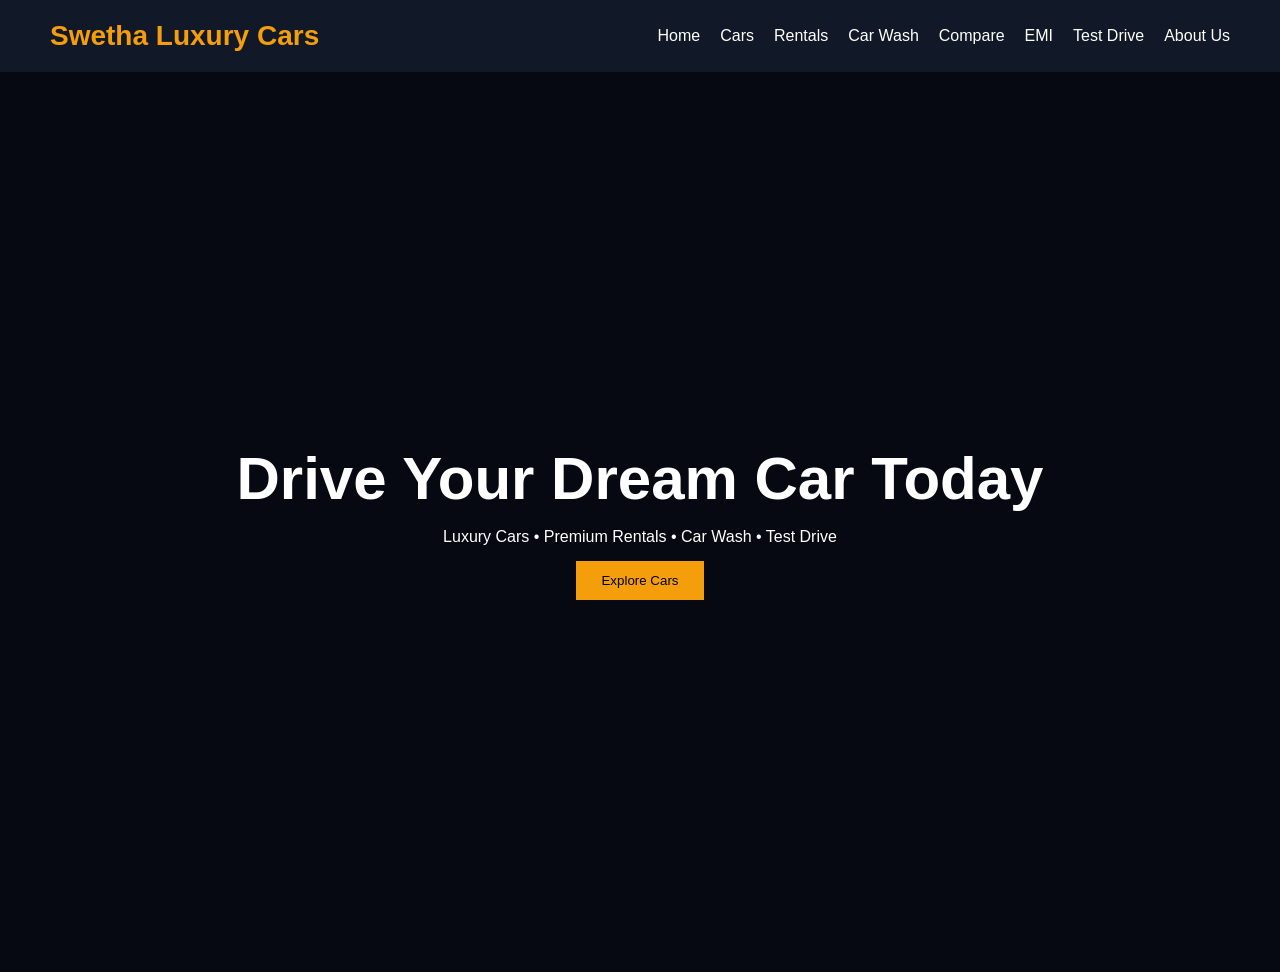
<file: home/index.html>
<!DOCTYPE html>
<html lang="en">
<head>
<meta charset="UTF-8">
<meta name="viewport" content="width=device-width, initial-scale=1.0">
<title>Swetha Luxury Cars</title>

<link rel="stylesheet" href="home.css">
<link rel="stylesheet"
href="https://cdnjs.cloudflare.com/ajax/libs/font-awesome/6.5.2/css/all.min.css">

</head>
<body>

<nav class="navbar">

    <div class="logo">Swetha Luxury Cars</div>

    <ul class="nav-links">
        <li><a href="#">Home</a></li>
        <li><a href="../cars/cars.html">Cars</a></li>
        <li><a href="../rentals/rentals.html">Rentals</a></li>
        <li><a href="../carwash/carwash.html">Car Wash</a></li>
        <li><a href="../compare/compare.html">Compare</a></li>
        <li><a href="../emi/emi.html">EMI</a></li>
        <li><a href="../testdrive/testdrive.html">Test Drive</a></li>
        <li><a href="../aboutus/aboutus.html">About Us</a></li>
    </ul>

</nav>

<section class="hero">

    <div class="overlay"></div>

    <div class="hero-content">

        <h1>Drive Your Dream Car Today</h1>

        <p>
            Luxury Cars • Premium Rentals • Car Wash • Test Drive
        </p>

        <a href="../cars/cars.html">
            <button class="btn">Explore Cars</button>
        </a>

    </div>

</section>


<script src="home.js"></script>

</body>
</html>
</file>
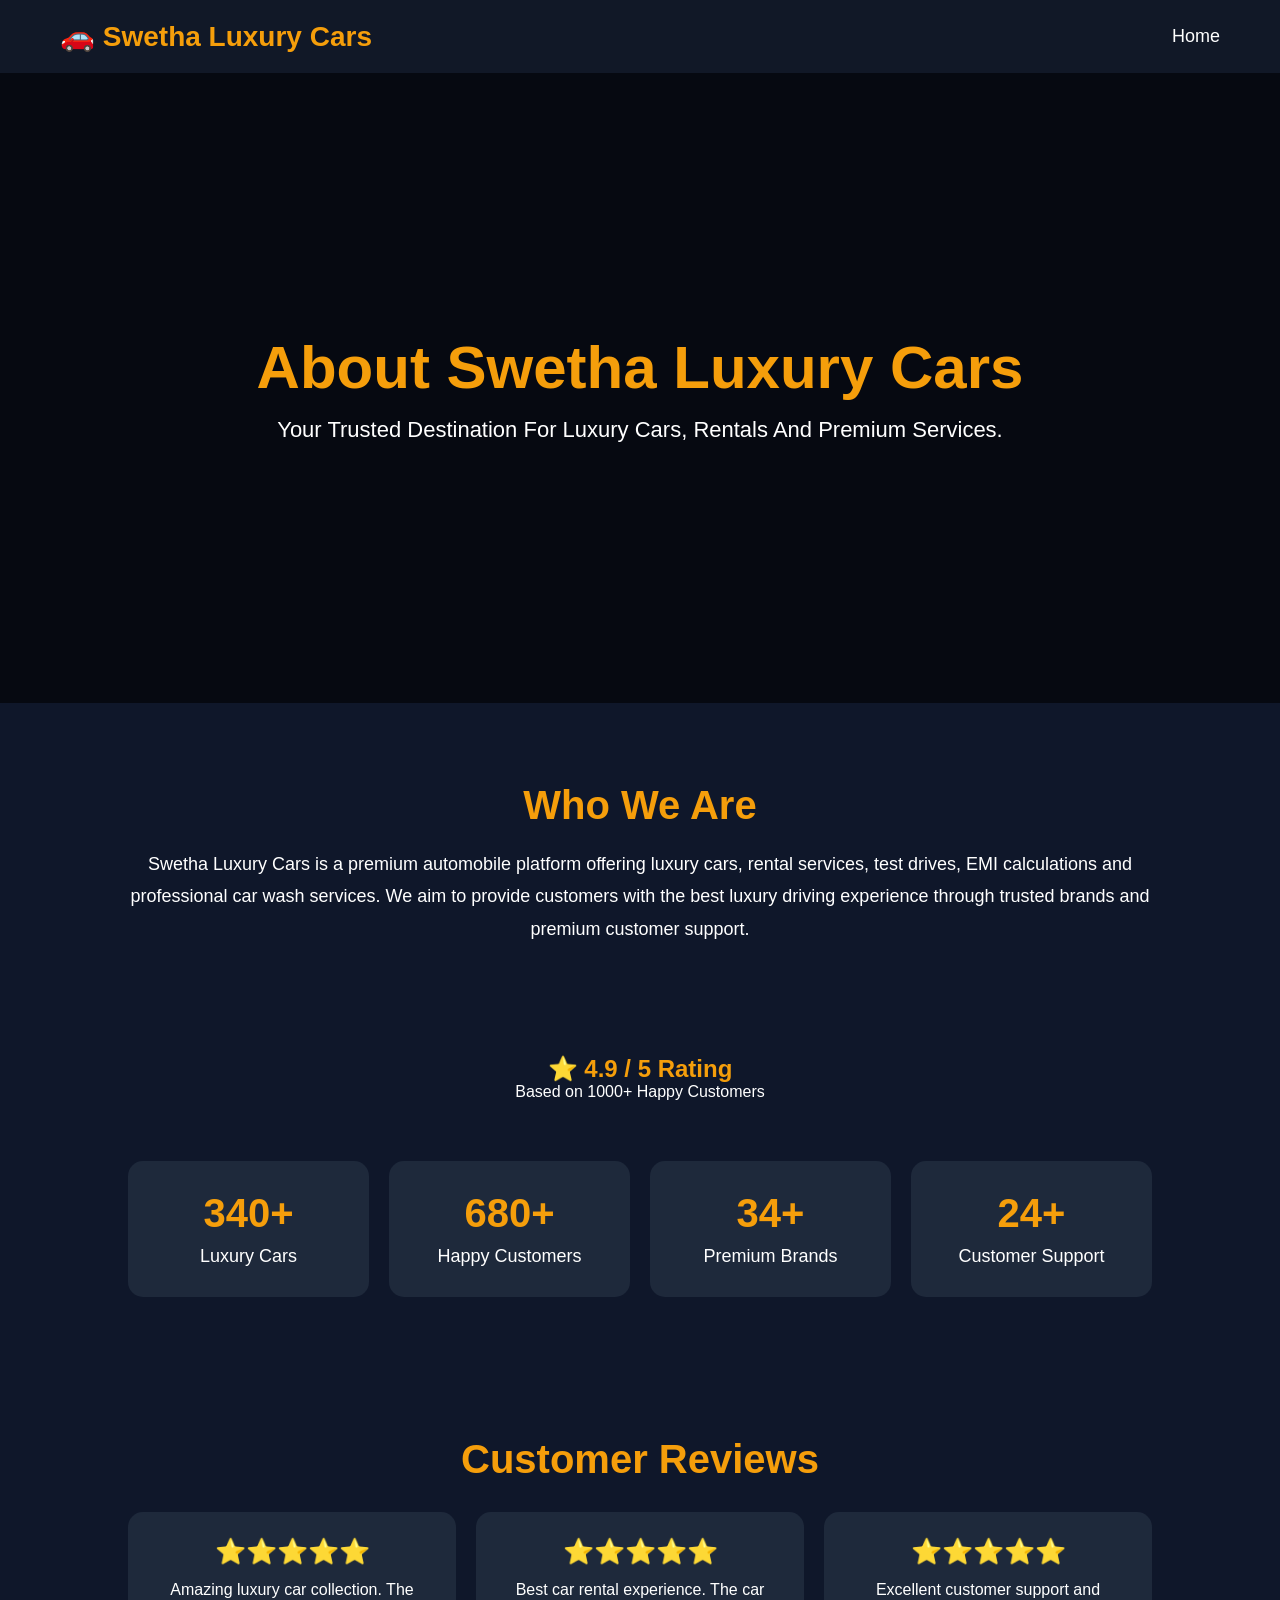
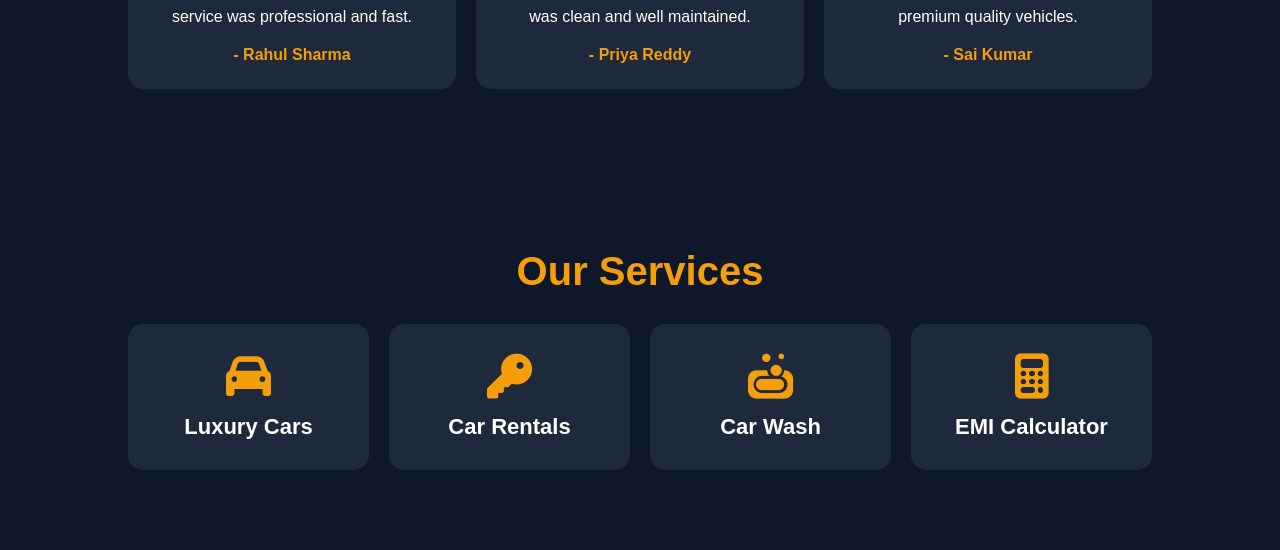
<file: aboutus/aboutus.html>
<!DOCTYPE html>
<html lang="en">
<head>
<meta charset="UTF-8">
<meta name="viewport" content="width=device-width, initial-scale=1.0">
<title>About Us - Swetha Luxury Cars</title>

<link rel="stylesheet" href="aboutus.css">
<link rel="stylesheet"
href="https://cdnjs.cloudflare.com/ajax/libs/font-awesome/6.5.2/css/all.min.css">

</head>
<body>

<nav class="navbar">

    <div class="logo">🚗 Swetha Luxury Cars</div>

    <ul class="nav-links">
     <a href="../home/index.html">Home</a>
    </ul>

</nav>

<section class="hero">

    <div class="hero-content">

        <h1>About Swetha Luxury Cars</h1>

        <p>
            Your Trusted Destination For Luxury Cars,
            Rentals And Premium Services.
        </p>

    </div>

</section>

<section class="about-section">

    <h2>Who We Are</h2>

    <p>
        Swetha Luxury Cars is a premium automobile platform
        offering luxury cars, rental services, test drives,
        EMI calculations and professional car wash services.

        We aim to provide customers with the best luxury
        driving experience through trusted brands and
        premium customer support.
    </p>

</section>
<section>
    <div style="text-align:center; margin-top:30px;">
    <h2>⭐ 4.9 / 5 Rating</h2>
    <p>Based on 1000+ Happy Customers</p>
</div>
</section>


<section class="stats">

    <div class="stat-box">
        <h2>500+</h2>
        <p>Luxury Cars</p>
    </div>

    <div class="stat-box">
        <h2>1000+</h2>
        <p>Happy Customers</p>
    </div>

    <div class="stat-box">
        <h2>50+</h2>
        <p>Premium Brands</p>
    </div>

    <div class="stat-box">
        <h2>24/7</h2>
        <p>Customer Support</p>
    </div>

</section>

<section class="reviews">

    <h2>Customer Reviews</h2>

    <div class="review-container">

        <div class="review-box">
            <h3>⭐⭐⭐⭐⭐</h3>
            <p>
                Amazing luxury car collection.
                The service was professional and fast.
            </p>
            <h4>- Rahul Sharma</h4>
        </div>

        <div class="review-box">
            <h3>⭐⭐⭐⭐⭐</h3>
            <p>
                Best car rental experience.
                The car was clean and well maintained.
            </p>
            <h4>- Priya Reddy</h4>
        </div>

        <div class="review-box">
            <h3>⭐⭐⭐⭐⭐</h3>
            <p>
                Excellent customer support and
                premium quality vehicles.
            </p>
            <h4>- Sai Kumar</h4>
        </div>

    </div>

</section>

<section class="services">

    <h2>Our Services</h2>

    <div class="service-container">

        <div class="service-box">
            <i class="fas fa-car"></i>
            <h3>Luxury Cars</h3>
        </div>

        <div class="service-box">
            <i class="fas fa-key"></i>
            <h3>Car Rentals</h3>
        </div>

        <div class="service-box">
            <i class="fas fa-soap"></i>
            <h3>Car Wash</h3>
        </div>

        <div class="service-box">
            <i class="fas fa-calculator"></i>
            <h3>EMI Calculator</h3>
        </div>

    </div>

</section>

<script src="aboutus.js"></script>

</body>
</html>
</file>
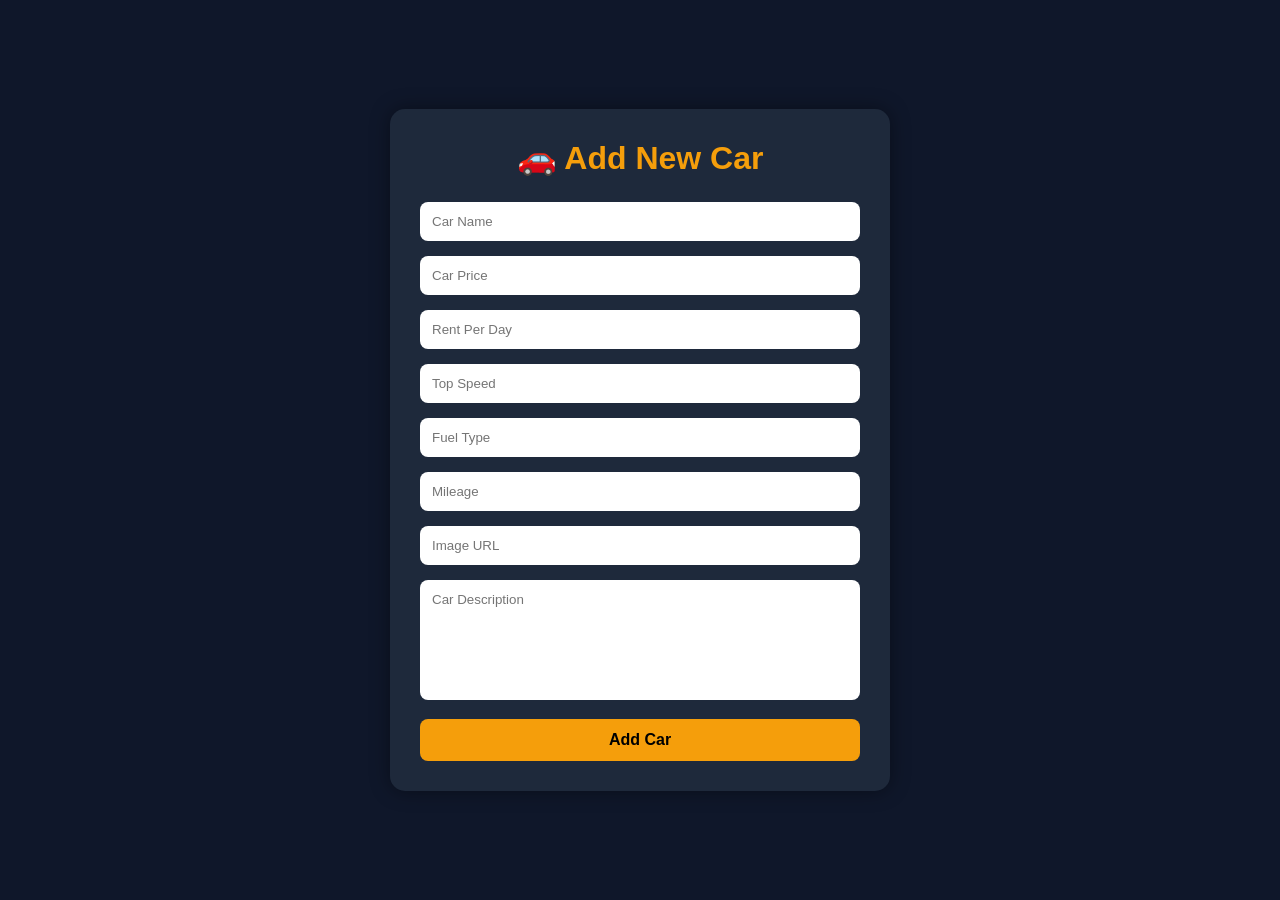
<file: admin/addcar.html>
<!DOCTYPE html>
<html lang="en">
<head>
<meta charset="UTF-8">
<meta name="viewport" content="width=device-width, initial-scale=1.0">
<title>Add Car - Admin</title>

<link rel="stylesheet" href="addcar.css">
</head>
<body>

<div class="container">

    <div class="form-box">

        <h1>🚗 Add New Car</h1>

        <input type="text" placeholder="Car Name">

        <input type="text" placeholder="Car Price">

        <input type="text" placeholder="Rent Per Day">

        <input type="text" placeholder="Top Speed">

        <input type="text" placeholder="Fuel Type">

        <input type="text" placeholder="Mileage">

        <input type="text" placeholder="Image URL">

        <textarea placeholder="Car Description"></textarea>

        <button>Add Car</button>

    </div>

</div>
<script src="addcar.js"></script>
</body>
</html>
</file>
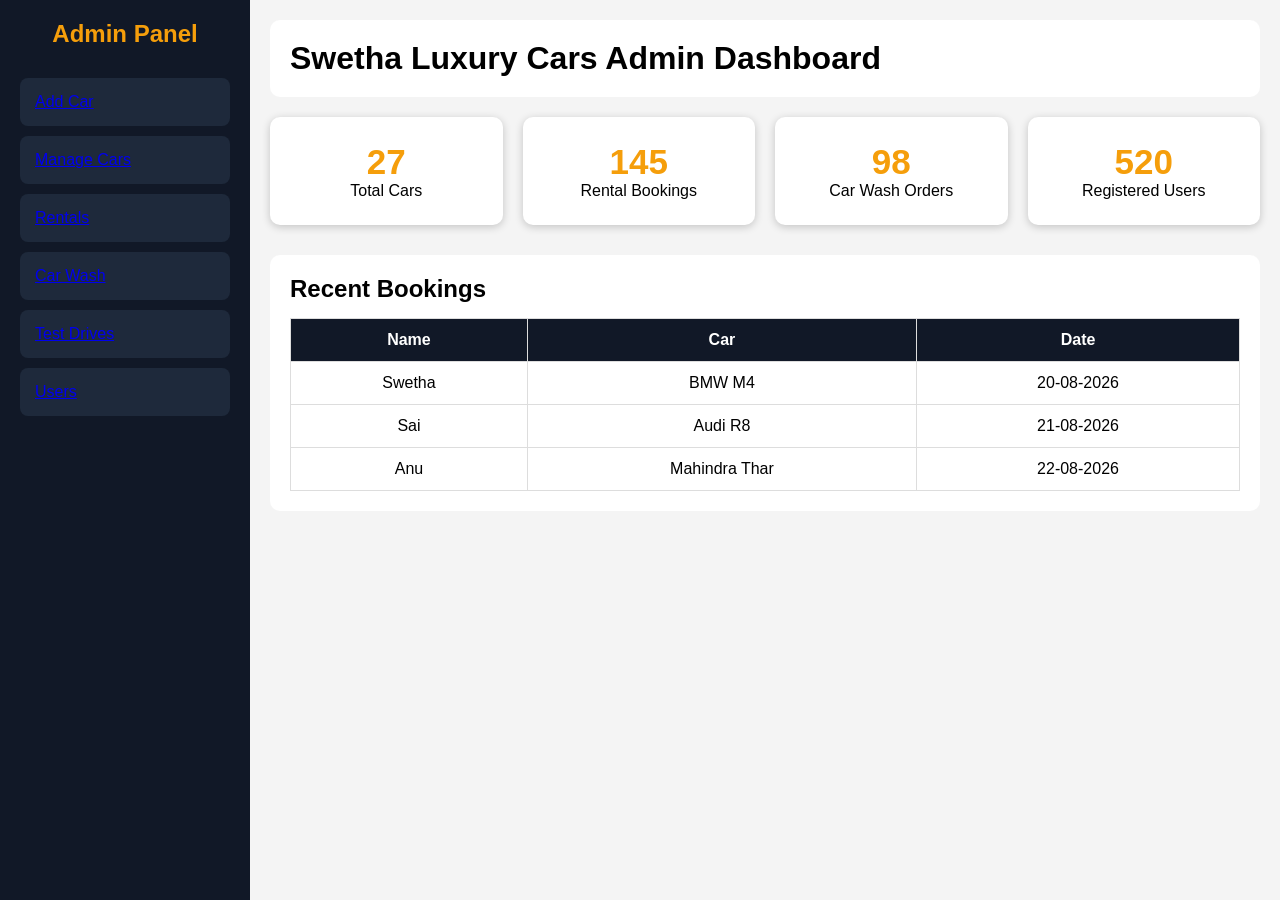
<file: admin/dashboard.html>
<!DOCTYPE html>
<html lang="en">
<head>
<meta charset="UTF-8">
<meta name="viewport" content="width=device-width, initial-scale=1.0">
<title>Admin Dashboard</title>
<link rel="stylesheet" href="dashboard.css">
</head>

<body>

<div class="sidebar">
    <h2>Admin Panel</h2>

    
    <ul class="sidebar-menu">
    <li><a href="../admin/addcar.html">Add Car</a></li>
    <li><a href="../admin/managecars.html">Manage Cars</a></li>
    <li><a href="../rentals/rentals.html">Rentals</a></li>
    <li><a href="../carwash/carwash.html">Car Wash</a></li>
    <li><a href="../testdrive/testdrive.html">Test Drives</a></li>
    <li><a href="../users/users.html">Users</a></li>
</ul>
</div>

<div class="main-content">

    <header>
        <h1>Swetha Luxury Cars Admin Dashboard</h1>
    </header>

    <div class="cards">

        <div class="card">
            <h2 id="cars">27</h2>
            <p>Total Cars</p>
        </div>

        <div class="card">
            <h2 id="rentals">145</h2>
            <p>Rental Bookings</p>
        </div>

        <div class="card">
            <h2 id="wash">98</h2>
            <p>Car Wash Orders</p>
        </div>

        <div class="card">
            <h2 id="users">520</h2>
            <p>Registered Users</p>
        </div>

    </div>

    <div class="table-section">

        <h2>Recent Bookings</h2>

        <table>

            <tr>
                <th>Name</th>
                <th>Car</th>
                <th>Date</th>
            </tr>

            <tr>
                <td>Swetha</td>
                <td>BMW M4</td>
                <td>20-08-2026</td>
            </tr>

            <tr>
                <td>Sai</td>
                <td>Audi R8</td>
                <td>21-08-2026</td>
            </tr>

            <tr>
                <td>Anu</td>
                <td>Mahindra Thar</td>
                <td>22-08-2026</td>
            </tr>

        </table>

    </div>

</div>

<script src="dashboard.js"></script>

</body>
</html>
</file>
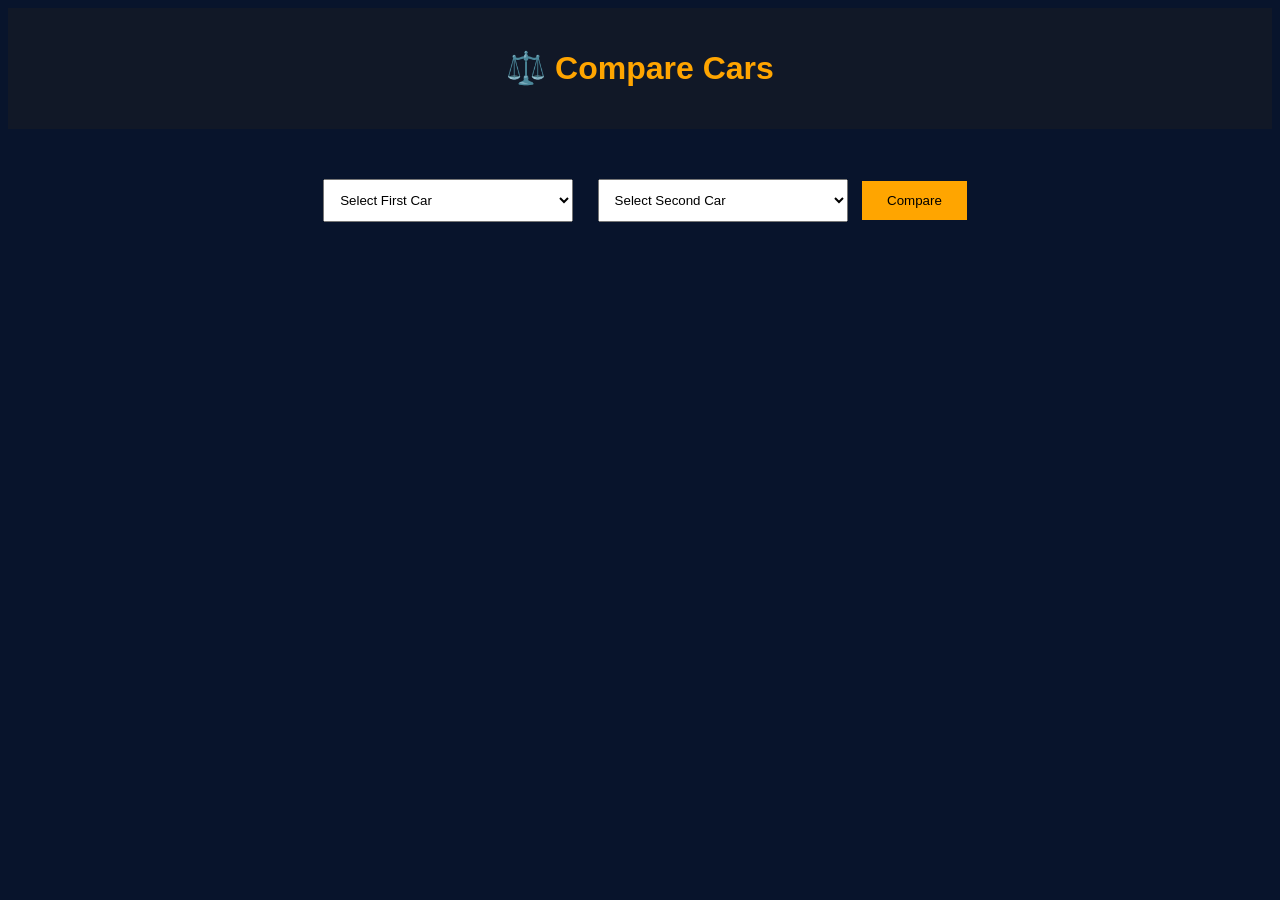
<file: comapre/compare.html>
<!DOCTYPE html>
<html>
<head>
    <title>Compare Cars</title>
    <link rel="stylesheet" href="compare.css">
</head>
<body>

<header>
    <h1>⚖️ Compare Cars</h1>
</header>

<div class="compare-box">

    <select id="car1">
        <option value="">Select First Car</option>
        <option>BMW M4</option>
        <option>Audi R8</option>
        <option>Mercedes AMG GT</option>
        <option>Lamborghini Huracan</option>
        <option>Ferrari 488</option>
        <option>Mahindra Thar</option>
        <option>Toyota Fortuner</option>
        <option>Range Rover Sport</option>
    </select>

    <select id="car2">
        <option value="">Select Second Car</option>
        <option>BMW M4</option>
        <option>Audi R8</option>
        <option>Mercedes AMG GT</option>
        <option>Lamborghini Huracan</option>
        <option>Ferrari 488</option>
        <option>Mahindra Thar</option>
        <option>Toyota Fortuner</option>
        <option>Range Rover Sport</option>
    </select>

    <button onclick="compareCars()">
        Compare
    </button>

</div>

<div id="result"></div>

<script src="compare.js"></script>

</body>
</html>
</file>
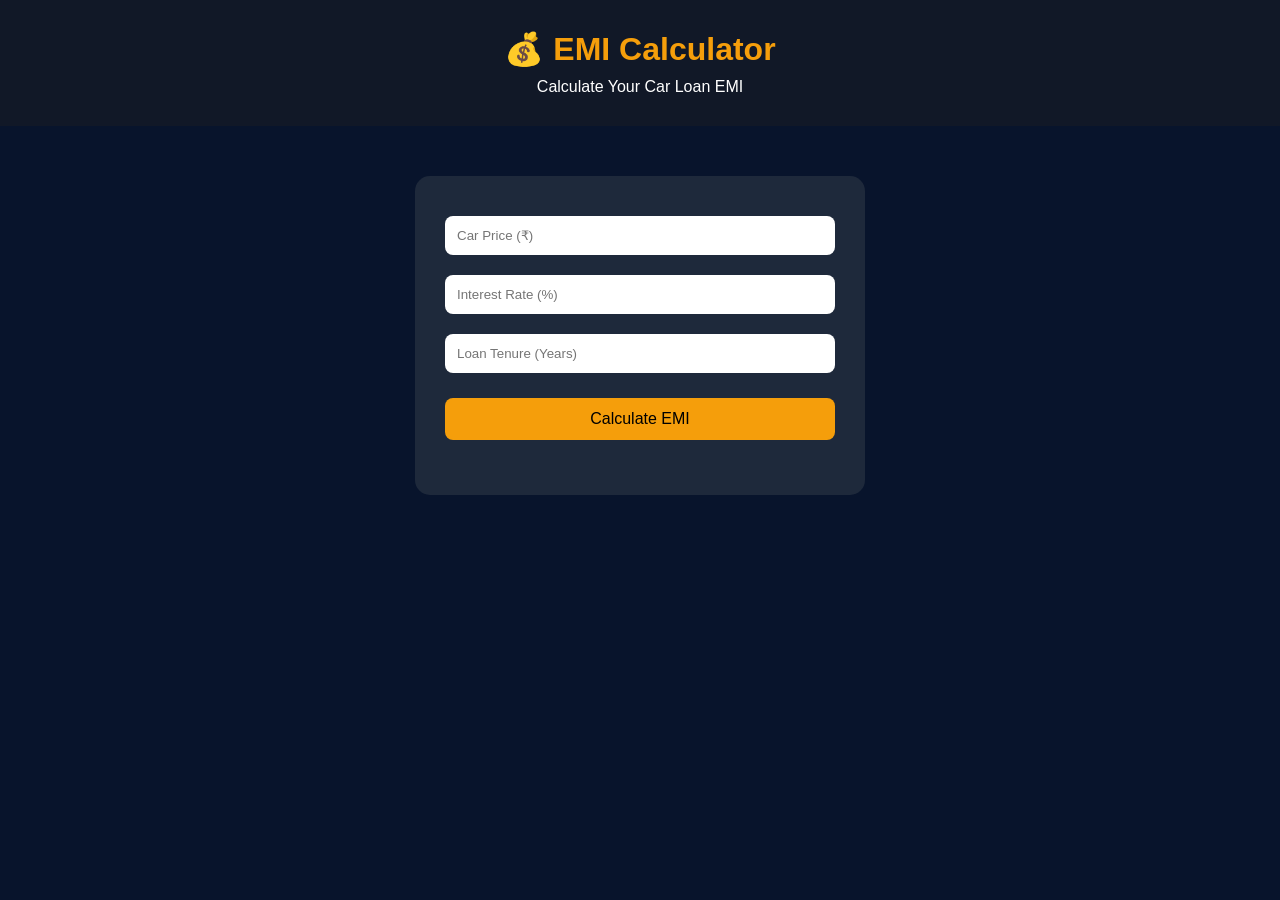
<file: emi/emi.html>
<!DOCTYPE html>
<html lang="en">
<head>
<meta charset="UTF-8">
<meta name="viewport" content="width=device-width, initial-scale=1.0">
<title>Swetha Luxury Cars - EMI Calculator</title>
<link rel="stylesheet" href="emi.css">
</head>

<body>

<header>
    <h1>💰 EMI Calculator</h1>
    <p>Calculate Your Car Loan EMI</p>
</header>

<div class="emi-container">

    <input type="number" id="amount" placeholder="Car Price (₹)">

    <input type="number" id="rate" placeholder="Interest Rate (%)">

    <input type="number" id="years" placeholder="Loan Tenure (Years)">

    <button onclick="calculateEMI()">Calculate EMI</button>

    <div id="result"></div>

</div>

<script src="emi.js"></script>

</body>
</html>
</file>
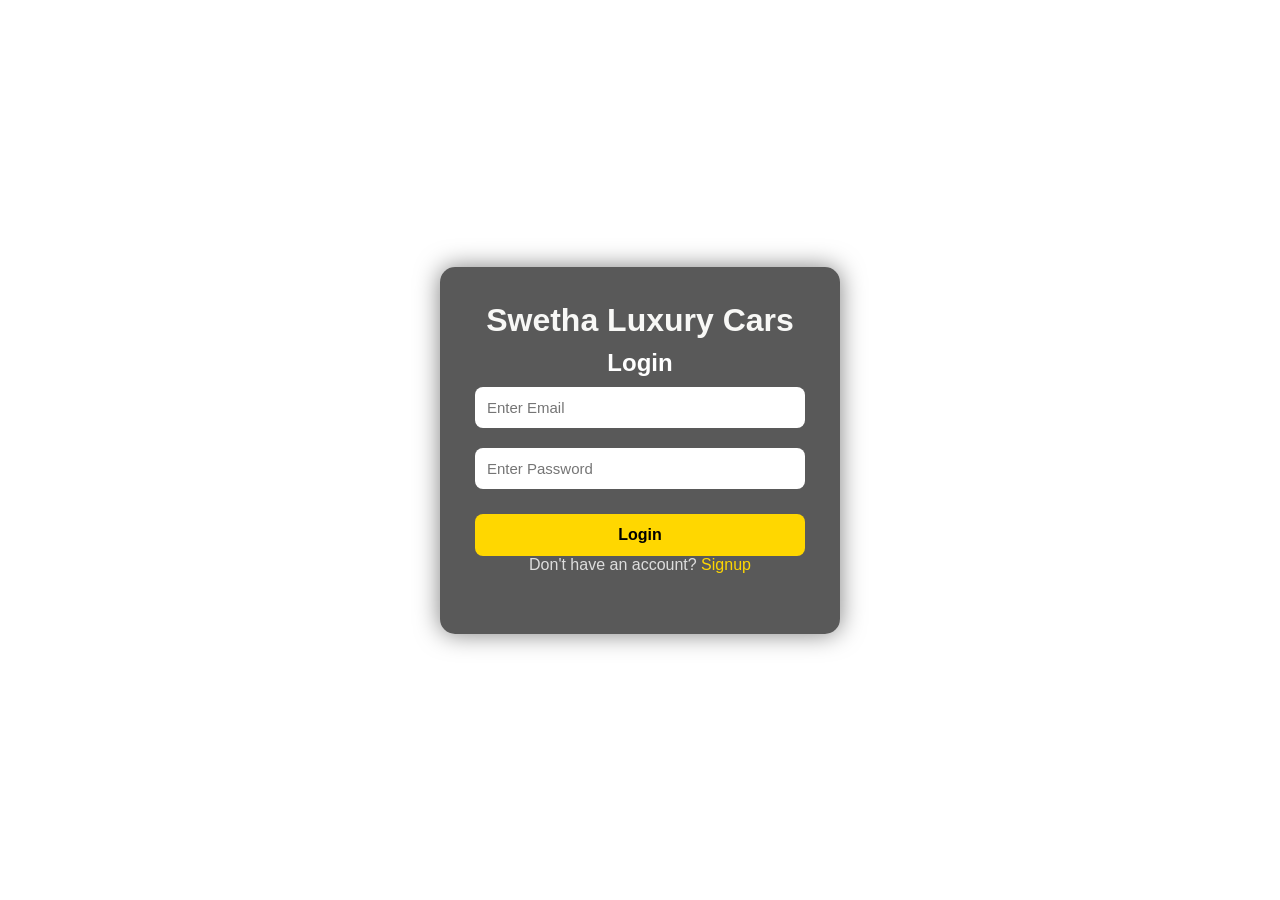
<file: login/login.html>
<!DOCTYPE html>
<html lang="en">
<head>
<meta charset="UTF-8">
<meta name="viewport" content="width=device-width, initial-scale=1.0">
<title>Login - Swetha Luxury Cars</title>
<link rel="stylesheet" href="login.css">
</head>

<body>

<div class="login-container">

    <div class="login-box">

        <h1> Swetha Luxury Cars</h1>
        <h2>Login</h2>

        <form id="loginForm">

            <input type="email" id="email" placeholder="Enter Email" required>

            <input type="password" id="password" placeholder="Enter Password" required>

            <button type="submit">Login</button>

        </form>

        <p>
            Don't have an account?
            <a href="../signup/signup.html">Signup</a>
        </p>

    </div>

</div>

<script src="login.js"></script>

</body>
</html>
</file>
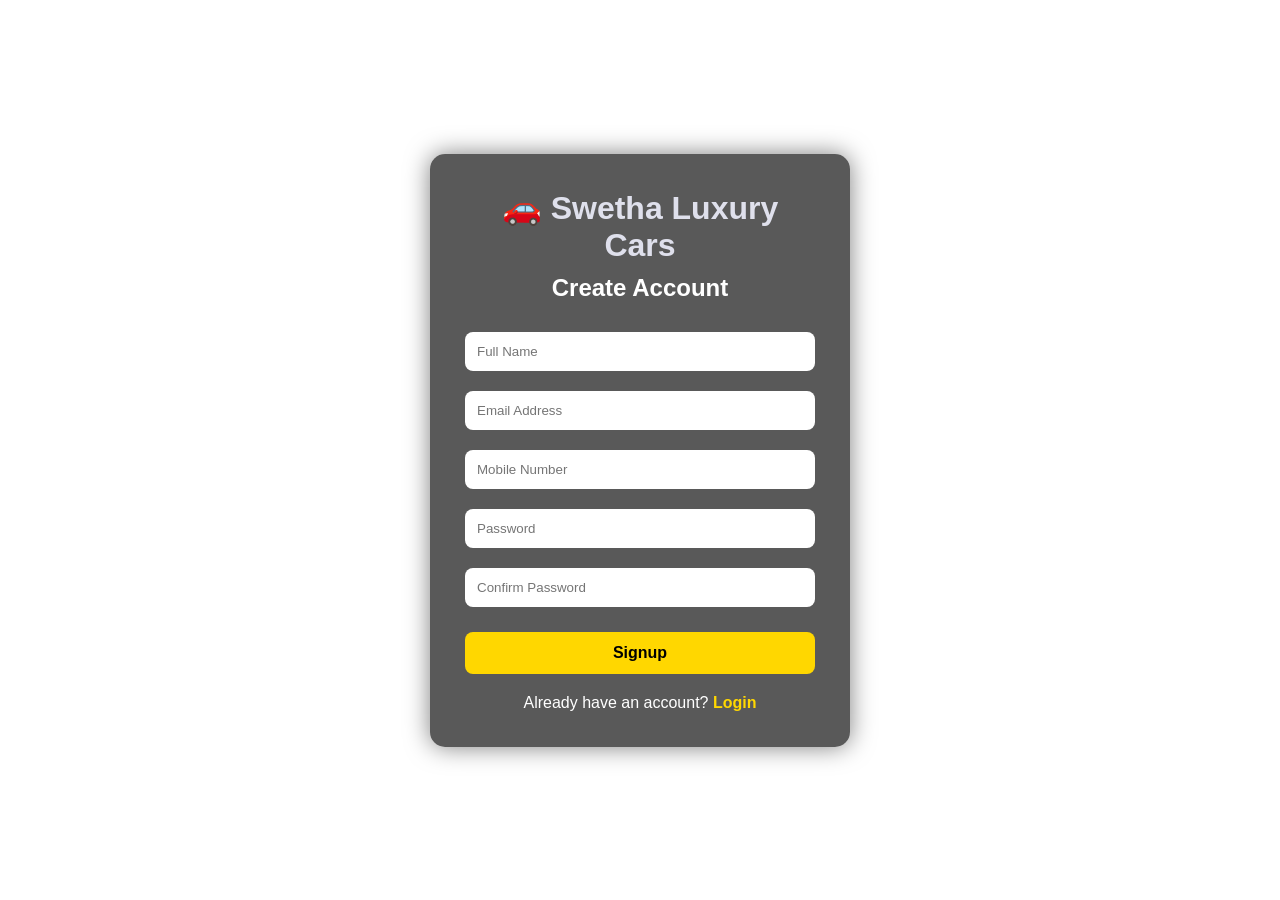
<file: signup/signup.html>
<!DOCTYPE html>
<html lang="en">
<head>
<meta charset="UTF-8">
<meta name="viewport" content="width=device-width, initial-scale=1.0">
<title>Signup - Swetha Luxury Cars</title>
<link rel="stylesheet" href="signup.css">
</head>

<body>

<div class="signup-container">

    <div class="signup-box">

        <h1>🚗 Swetha Luxury Cars</h1>
        <h2>Create Account</h2>

        <form id="signupForm">

            <input type="text" id="name" placeholder="Full Name" required>

            <input type="email" id="email" placeholder="Email Address" required>

            <input type="tel" id="phone" placeholder="Mobile Number" required>

            <input type="password" id="password" placeholder="Password" required>

            <input type="password" id="confirmPassword" placeholder="Confirm Password" required>

            <button type="submit">Signup</button>

        </form>

        <p>
            Already have an account?
            <a href="../login/login.html">Login</a>
        </p>

    </div>

</div>

<script src="signup.js"></script>

</body>
</html>
</file>
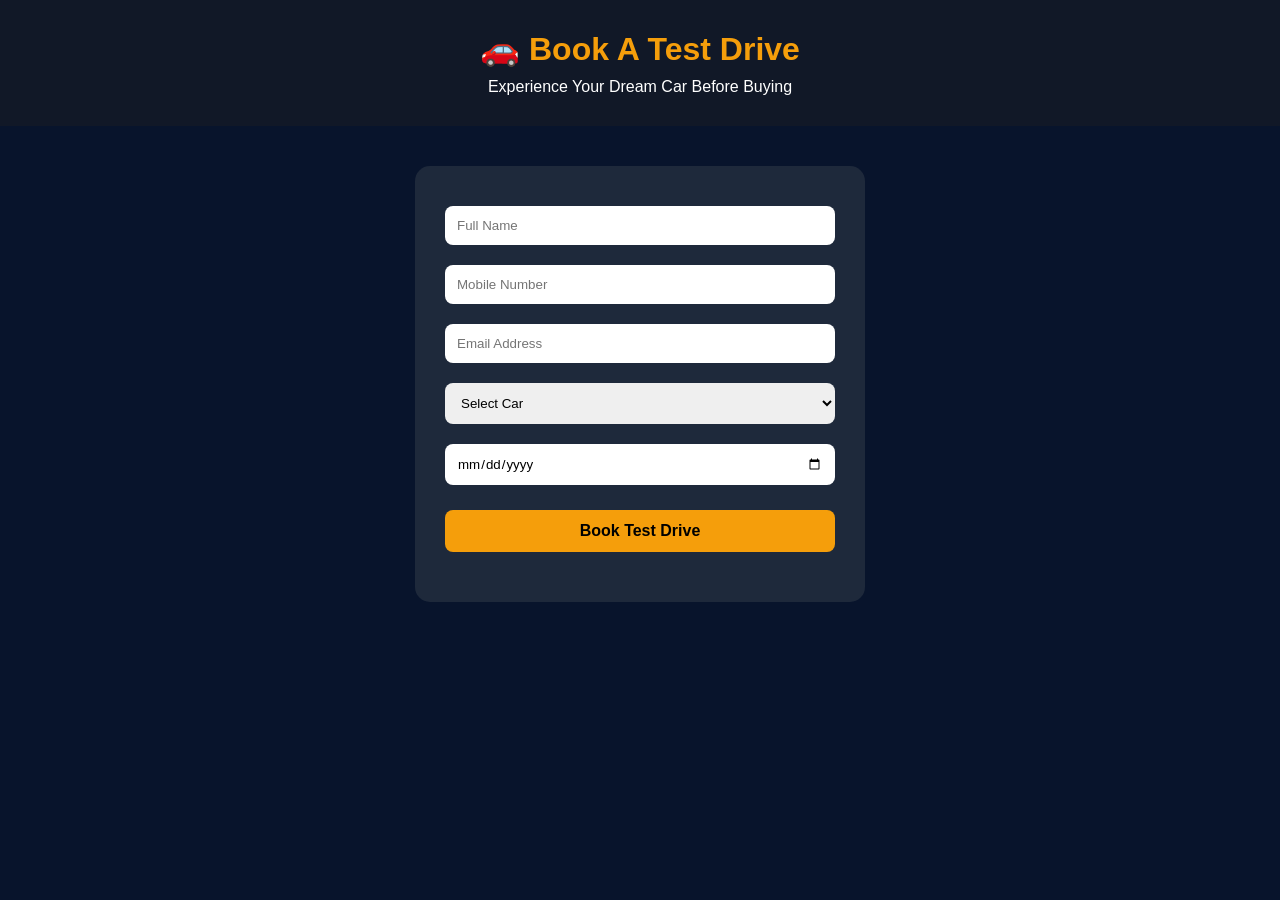
<file: testdrive/testdrive.html>
<!DOCTYPE html>
<html lang="en">
<head>
<meta charset="UTF-8">
<meta name="viewport" content="width=device-width, initial-scale=1.0">
<title>Swetha Luxury Cars - Test Drive</title>
<link rel="stylesheet" href="testdrive.css">
</head>

<body>

<header>
    <h1>🚗 Book A Test Drive</h1>
    <p>Experience Your Dream Car Before Buying</p>
</header>

<div class="testdrive-container">

    <form id="testDriveForm">

        <input type="text" id="name" placeholder="Full Name" required>

        <input type="tel" id="phone" placeholder="Mobile Number" required>

        <input type="email" id="email" placeholder="Email Address" required>

        <select id="car" required>
            <option value="">Select Car</option>
            <option>BMW M4</option>
            <option>Audi R8</option>
            <option>Mercedes AMG GT</option>
            <option>Lamborghini Huracan</option>
            <option>Ferrari 488</option>
            <option>Mahindra Thar</option>
            <option>Mahindra XUV700</option>
            <option>Toyota Fortuner</option>
            <option>Range Rover Sport</option>
        </select>

        <input type="date" id="date" required>

        <button type="submit">
            Book Test Drive
        </button>

    </form>

    <div id="message"></div>

</div>

<script src="testdrive.js"></script>

</body>
</html>
</file>
<file: home/home.css>
*{
margin:0;
padding:0;
box-sizing:border-box;
font-family:Arial,sans-serif;
}

body{
background:#0f172a;
color:white;
}

.navbar{
display:flex;
justify-content:space-between;
align-items:center;
padding:20px 50px;
background:#111827;
}

.logo{
font-size:28px;
font-weight:bold;
color:#f59e0b;
}

.nav-links{
display:flex;
list-style:none;
gap:20px;
}

.nav-links a{
color:white;
text-decoration:none;
}

.hero{
height:90vh;
background:url("../images/hero-car.jpg");
background-size:cover;
background-position:center;
display:flex;
justify-content:center;
align-items:center;
position:relative;
}

.overlay{
position:absolute;
width:100%;
height:100%;
background:rgba(0,0,0,.6);
}

.hero-content{
position:relative;
z-index:2;
text-align:center;
}

.hero-content h1{
font-size:60px;
margin-bottom:15px;
}

.btn{
padding:12px 25px;
border:none;
background:#f59e0b;
cursor:pointer;
margin-top:15px;
}

.section{
padding:70px 30px;
text-align:center;
}

.cards{
display:flex;
justify-content:center;
gap:20px;
flex-wrap:wrap;
margin-top:30px;
}

.card{
background:#1e293b;
padding:20px;
width:280px;
border-radius:15px;
}

.card img{
width:100%;
height:200px;
object-fit:cover;
border-radius:10px;
}

.card button{
padding:10px 15px;
margin-top:10px;
background:#f59e0b;
border:none;
cursor:pointer;
}

footer{
background:#111827;
padding:20px;
text-align:center;
}

.light{
background:white;
color:black;
}

.hero{
    height:100vh;

    background:url("https://images.unsplash.com/photo-1492144534655-ae79c964c9d7?auto=format&fit=crop&w=1600&q=80");

    background-size:cover;
    background-position:center;

    position:relative;

    display:flex;
    justify-content:center;
    align-items:center;

    text-align:center;
}
</file>
<file: aboutus/aboutus.css>
*{
    margin:0;
    padding:0;
    box-sizing:border-box;
    font-family:Arial,sans-serif;
}

body{
    background:#0f172a;
    color:white;
}

/* Navbar */

.navbar{
    display:flex;
    justify-content:space-between;
    align-items:center;
    padding:20px 60px;
    background:#111827;
    position:sticky;
    top:0;
    z-index:1000;
}

.logo{
    font-size:28px;
    font-weight:bold;
    color:#f59e0b;
}

.nav-links{
    list-style:none;
    display:flex;
    gap:25px;
}

.nav-links a{
    text-decoration:none;
    color:white;
    font-size:18px;
    transition:.3s;
}

.nav-links a:hover{
    color:#f59e0b;
}

/* Hero Section */

.hero{
    height:70vh;
    background:url("https://images.unsplash.com/photo-1492144534655-ae79c964c9d7?auto=format&fit=crop&w=1600&q=80");
    background-size:cover;
    background-position:center;
    display:flex;
    justify-content:center;
    align-items:center;
    text-align:center;
    position:relative;
}

.hero::before{
    content:"";
    position:absolute;
    width:100%;
    height:100%;
    background:rgba(0,0,0,.6);
}

.hero-content{
    position:relative;
    z-index:2;
}

.hero-content h1{
    font-size:60px;
    color:#f59e0b;
    margin-bottom:15px;
}

.hero-content p{
    font-size:22px;
}

/* About */

.about-section{
    padding:80px 10%;
    text-align:center;
}

.about-section h2{
    font-size:40px;
    color:#f59e0b;
    margin-bottom:20px;
}

.about-section p{
    font-size:18px;
    line-height:1.8;
}

/* Rating */

section div h2{
    color:#f59e0b;
}

/* Stats */

.stats{
    padding:60px 10%;
    display:grid;
    grid-template-columns:repeat(auto-fit,minmax(220px,1fr));
    gap:20px;
}

.stat-box{
    background:#1e293b;
    padding:30px;
    border-radius:15px;
    text-align:center;
    transition:.3s;
}

.stat-box:hover{
    transform:translateY(-8px);
}

.stat-box h2{
    color:#f59e0b;
    font-size:40px;
}

.stat-box p{
    margin-top:10px;
    font-size:18px;
}

/* Reviews */

.reviews{
    padding:80px 10%;
    text-align:center;
}

.reviews h2{
    font-size:40px;
    color:#f59e0b;
    margin-bottom:30px;
}

.review-container{
    display:grid;
    grid-template-columns:repeat(auto-fit,minmax(280px,1fr));
    gap:20px;
}

.review-box{
    background:#1e293b;
    padding:25px;
    border-radius:15px;
    transition:.3s;
}

.review-box:hover{
    transform:translateY(-8px);
}

.review-box h3{
    font-size:25px;
    margin-bottom:10px;
}

.review-box p{
    line-height:1.7;
}

.review-box h4{
    margin-top:15px;
    color:#f59e0b;
}

/* Services */

.services{
    padding:80px 10%;
    text-align:center;
}

.services h2{
    font-size:40px;
    color:#f59e0b;
    margin-bottom:30px;
}

.service-container{
    display:grid;
    grid-template-columns:repeat(auto-fit,minmax(220px,1fr));
    gap:20px;
}

.service-box{
    background:#1e293b;
    padding:30px;
    border-radius:15px;
    transition:.3s;
}

.service-box:hover{
    transform:translateY(-8px);
}

.service-box i{
    font-size:45px;
    color:#f59e0b;
    margin-bottom:15px;
}

.service-box h3{
    font-size:22px;
}

/* Mobile */

@media(max-width:768px){

    .navbar{
        flex-direction:column;
        gap:15px;
    }

    .nav-links{
        flex-wrap:wrap;
        justify-content:center;
    }

    .hero-content h1{
        font-size:40px;
    }

    .hero-content p{
        font-size:18px;
    }
}
</file>
<file: admin/addcar.css>
*{
    margin:0;
    padding:0;
    box-sizing:border-box;
    font-family:Arial,sans-serif;
}

body{
    background:#0f172a;
    display:flex;
    justify-content:center;
    align-items:center;
    min-height:100vh;
}

.container{
    width:100%;
    display:flex;
    justify-content:center;
    padding:20px;
}

.form-box{
    width:500px;
    background:#1e293b;
    padding:30px;
    border-radius:15px;
    box-shadow:0 0 20px rgba(0,0,0,0.4);
}

.form-box h1{
    text-align:center;
    color:#f59e0b;
    margin-bottom:25px;
}

.form-box input,
.form-box textarea{
    width:100%;
    padding:12px;
    margin-bottom:15px;
    border:none;
    border-radius:8px;
    outline:none;
}

.form-box textarea{
    height:120px;
    resize:none;
}

.form-box button{
    width:100%;
    padding:12px;
    border:none;
    border-radius:8px;
    background:#f59e0b;
    font-size:16px;
    font-weight:bold;
    cursor:pointer;
}

.form-box button:hover{
    opacity:0.9;
}
</file>
<file: admin/dashboard.css>
*{
    margin:0;
    padding:0;
    box-sizing:border-box;
    font-family:Arial,sans-serif;
}

body{
    display:flex;
    background:#f4f4f4;
}

.sidebar{
    width:250px;
    height:100vh;
    background:#111827;
    color:white;
    padding:20px;
}

.sidebar h2{
    text-align:center;
    margin-bottom:30px;
    color:#f59e0b;
}

.sidebar ul{
    list-style:none;
}

.sidebar ul li{
    padding:15px;
    margin-bottom:10px;
    background:#1e293b;
    border-radius:8px;
    cursor:pointer;
}

.sidebar ul li:hover{
    background:#f59e0b;
}

.main-content{
    flex:1;
    padding:20px;
}

header{
    background:white;
    padding:20px;
    border-radius:10px;
    margin-bottom:20px;
}

.cards{
    display:grid;
    grid-template-columns:repeat(auto-fit,minmax(220px,1fr));
    gap:20px;
}

.card{
    background:white;
    padding:25px;
    text-align:center;
    border-radius:10px;
    box-shadow:0 2px 8px rgba(0,0,0,0.2);
}

.card h2{
    color:#f59e0b;
    font-size:35px;
}

.table-section{
    margin-top:30px;
    background:white;
    padding:20px;
    border-radius:10px;
}

table{
    width:100%;
    border-collapse:collapse;
    margin-top:15px;
}

table th,
table td{
    border:1px solid #ddd;
    padding:12px;
    text-align:center;
}

table th{
    background:#111827;
    color:white;
}
</file>
<file: comapre/compare.css>
body{
    background:#08142c;
    color:white;
    font-family:Arial;
    text-align:center;
}

header{
    background:#111827;
    padding:20px;
}

h1{
    color:orange;
}

.compare-box{
    margin-top:40px;
}

select{
    padding:12px;
    width:250px;
    margin:10px;
}

button{
    padding:12px 25px;
    background:orange;
    border:none;
    cursor:pointer;
}

#result{
    margin-top:40px;
    font-size:22px;
}
</file>
<file: emi/emi.css>
*{
    margin:0;
    padding:0;
    box-sizing:border-box;
    font-family:Arial,sans-serif;
}

body{
    background:#08142c;
    color:white;
}

header{
    text-align:center;
    padding:30px;
    background:#111827;
}

header h1{
    color:#f59e0b;
    margin-bottom:10px;
}

.emi-container{
    width:450px;
    margin:50px auto;
    background:#1e293b;
    padding:30px;
    border-radius:15px;
    text-align:center;
}

.emi-container input{
    width:100%;
    padding:12px;
    margin:10px 0;
    border:none;
    border-radius:8px;
}

.emi-container button{
    width:100%;
    padding:12px;
    margin-top:15px;
    background:#f59e0b;
    border:none;
    border-radius:8px;
    font-size:16px;
    cursor:pointer;
}

#result{
    margin-top:25px;
    font-size:22px;
    color:#22c55e;
    font-weight:bold;
}
</file>
<file: login/login.css>
*{
    margin:0;
    padding:0;
    box-sizing:border-box;
    font-family:Arial, sans-serif;
}

body{
    height:100vh;

    background:url("https://images.unsplash.com/photo-1492144534655-ae79c964c9d7?auto=format&fit=crop&w=1600&q=80");

    background-size:cover;
    background-position:center;
    background-repeat:no-repeat;

    display:flex;
    justify-content:center;
    align-items:center;
}

.login-container{
    width:400px;
    padding:35px;

    background:rgba(0,0,0,0.65);

    backdrop-filter:blur(10px);

    border-radius:15px;

    box-shadow:0 0 25px rgba(0,0,0,0.5);

    text-align:center;

    color:white;
}

.login-container h1{
    margin-bottom:10px;
    color:#f8f8f6;
}

.login-container p{
    margin-bottom:25px;
    color:#ddd;
}

.login-container input{
    width:100%;
    padding:12px;
    margin:10px 0;

    border:none;
    border-radius:8px;

    outline:none;

    font-size:15px;
}

.login-container button{
    width:100%;
    padding:12px;
    margin-top:15px;

    border:none;
    border-radius:8px;

    background:#FFD700;
    color:black;

    font-size:16px;
    font-weight:bold;

    cursor:pointer;

    transition:0.3s;
}

.login-container button:hover{
    transform:scale(1.03);
}

.login-container a{
    color:#FFD700;
    text-decoration:none;
}

.login-container .signup-link{
    margin-top:20px;
    display:block;
}
</file>
<file: signup/signup.css>
*{
    margin:0;
    padding:0;
    box-sizing:border-box;
    font-family:Arial,sans-serif;
}

body{

    background:url("https://images.unsplash.com/photo-1503376780353-7e6692767b70?auto=format&fit=crop&w=1600&q=80");

    background-size:cover;
    background-position:center;
    background-repeat:no-repeat;

    display:flex;
    justify-content:center;
    align-items:center;
    min-height:100vh;
}

.signup-container{

    width:100%;
    display:flex;
    justify-content:center;
    padding:20px;
}

.signup-box{

    background:rgba(0,0,0,0.65);

    backdrop-filter:blur(10px);

    width:420px;
    padding:35px;

    border-radius:15px;

    text-align:center;

    box-shadow:0 0 25px rgba(0,0,0,0.5);
}

.signup-box h1{

    color:#dfe0ec;
    margin-bottom:10px;
}

.signup-box h2{

    color:white;
    margin-bottom:20px;
}

.signup-box input{

    width:100%;
    padding:12px;
    margin:10px 0;

    border:none;
    border-radius:8px;
    outline:none;
}

.signup-box button{

    width:100%;
    padding:12px;
    margin-top:15px;

    border:none;
    border-radius:8px;

    background:#FFD700;

    color:black;

    font-weight:bold;
    cursor:pointer;
    font-size:16px;
}

.signup-box button:hover{

    transform:scale(1.03);
}

.signup-box p{

    margin-top:20px;
    color:white;
}

.signup-box a{

    color:#FFD700;
    text-decoration:none;
    font-weight:bold;
}
</file>
<file: testdrive/testdrive.css>
*{
    margin:0;
    padding:0;
    box-sizing:border-box;
    font-family:Arial,sans-serif;
}

body{
    background:#08142c;
    color:white;
}

header{
    background:#111827;
    text-align:center;
    padding:30px;
}

header h1{
    color:#f59e0b;
    margin-bottom:10px;
}

.testdrive-container{
    width:450px;
    margin:40px auto;
    background:#1e293b;
    padding:30px;
    border-radius:15px;
}

.testdrive-container input,
.testdrive-container select{
    width:100%;
    padding:12px;
    margin:10px 0;
    border:none;
    border-radius:8px;
}

.testdrive-container button{
    width:100%;
    padding:12px;
    margin-top:15px;
    border:none;
    border-radius:8px;
    background:#f59e0b;
    font-size:16px;
    font-weight:bold;
    cursor:pointer;
}

#message{
    margin-top:20px;
    text-align:center;
    color:#22c55e;
    font-size:18px;
    font-weight:bold;
}
</file>
